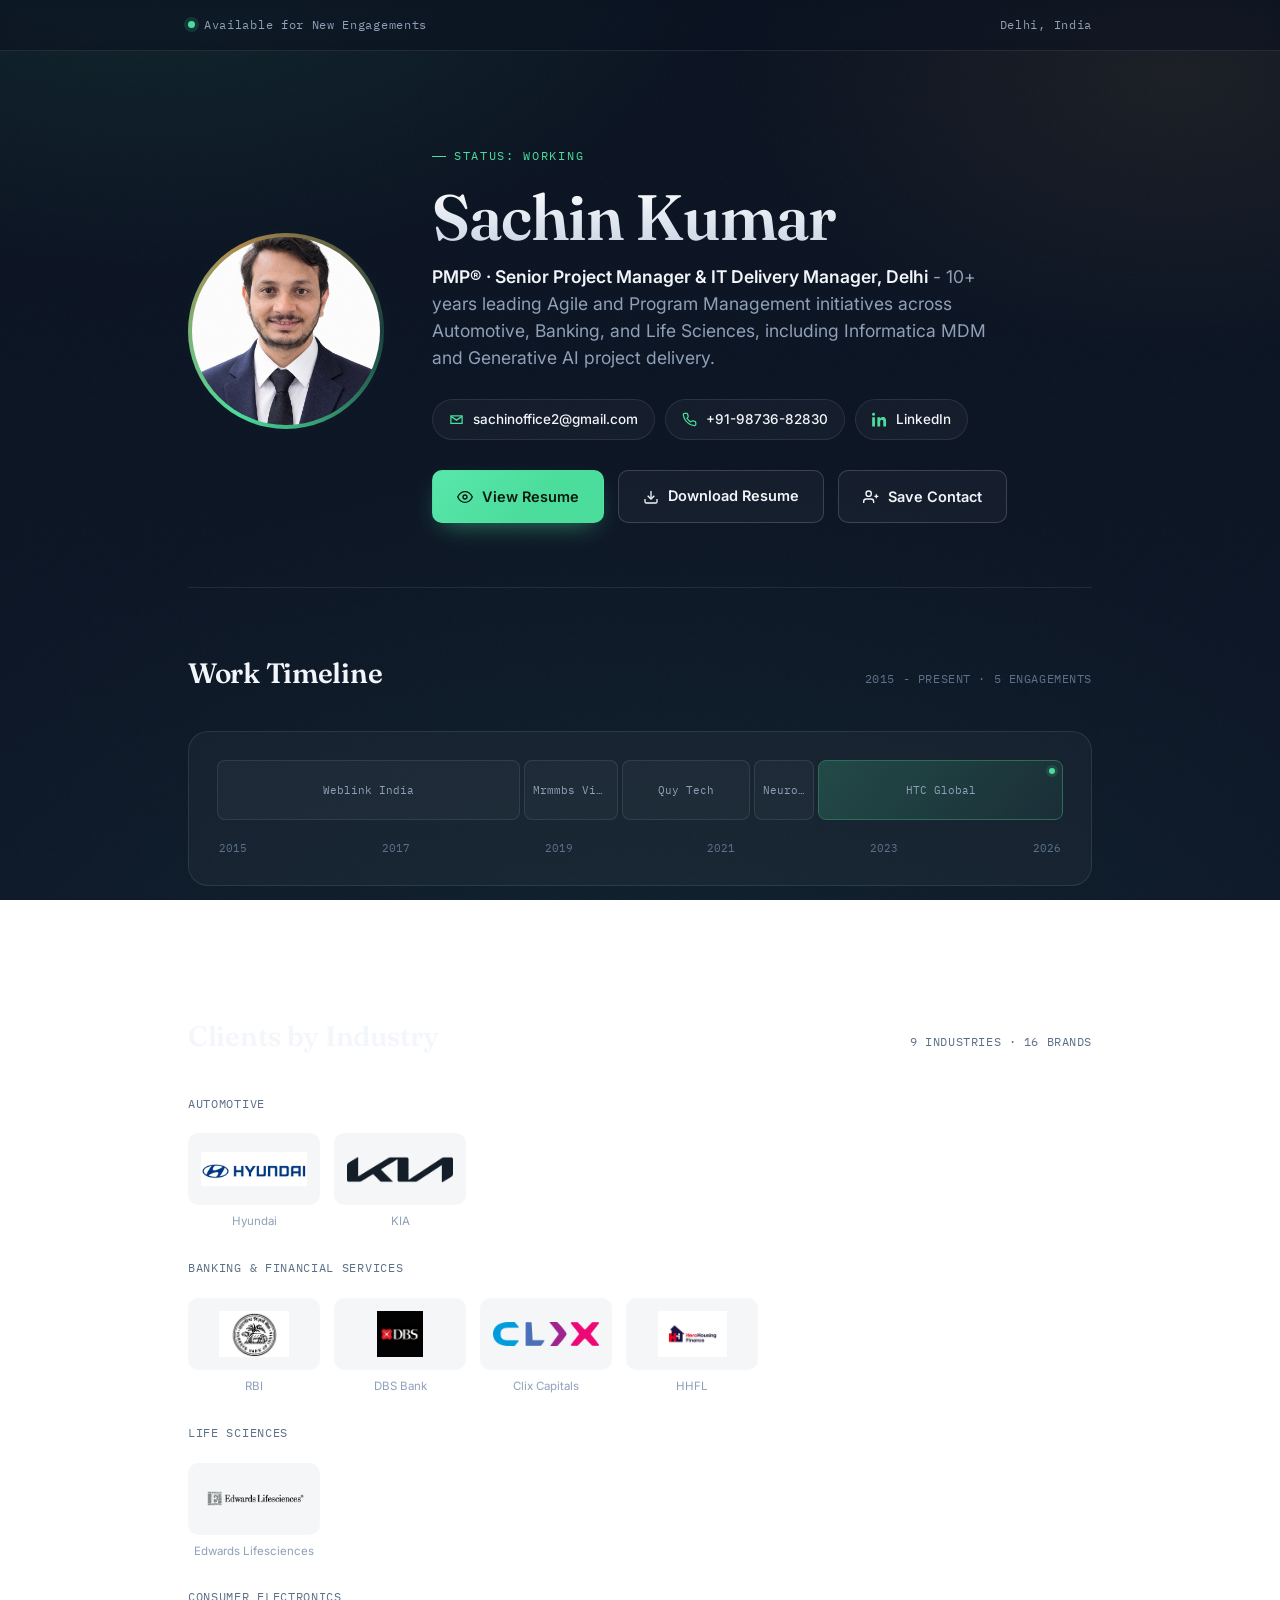
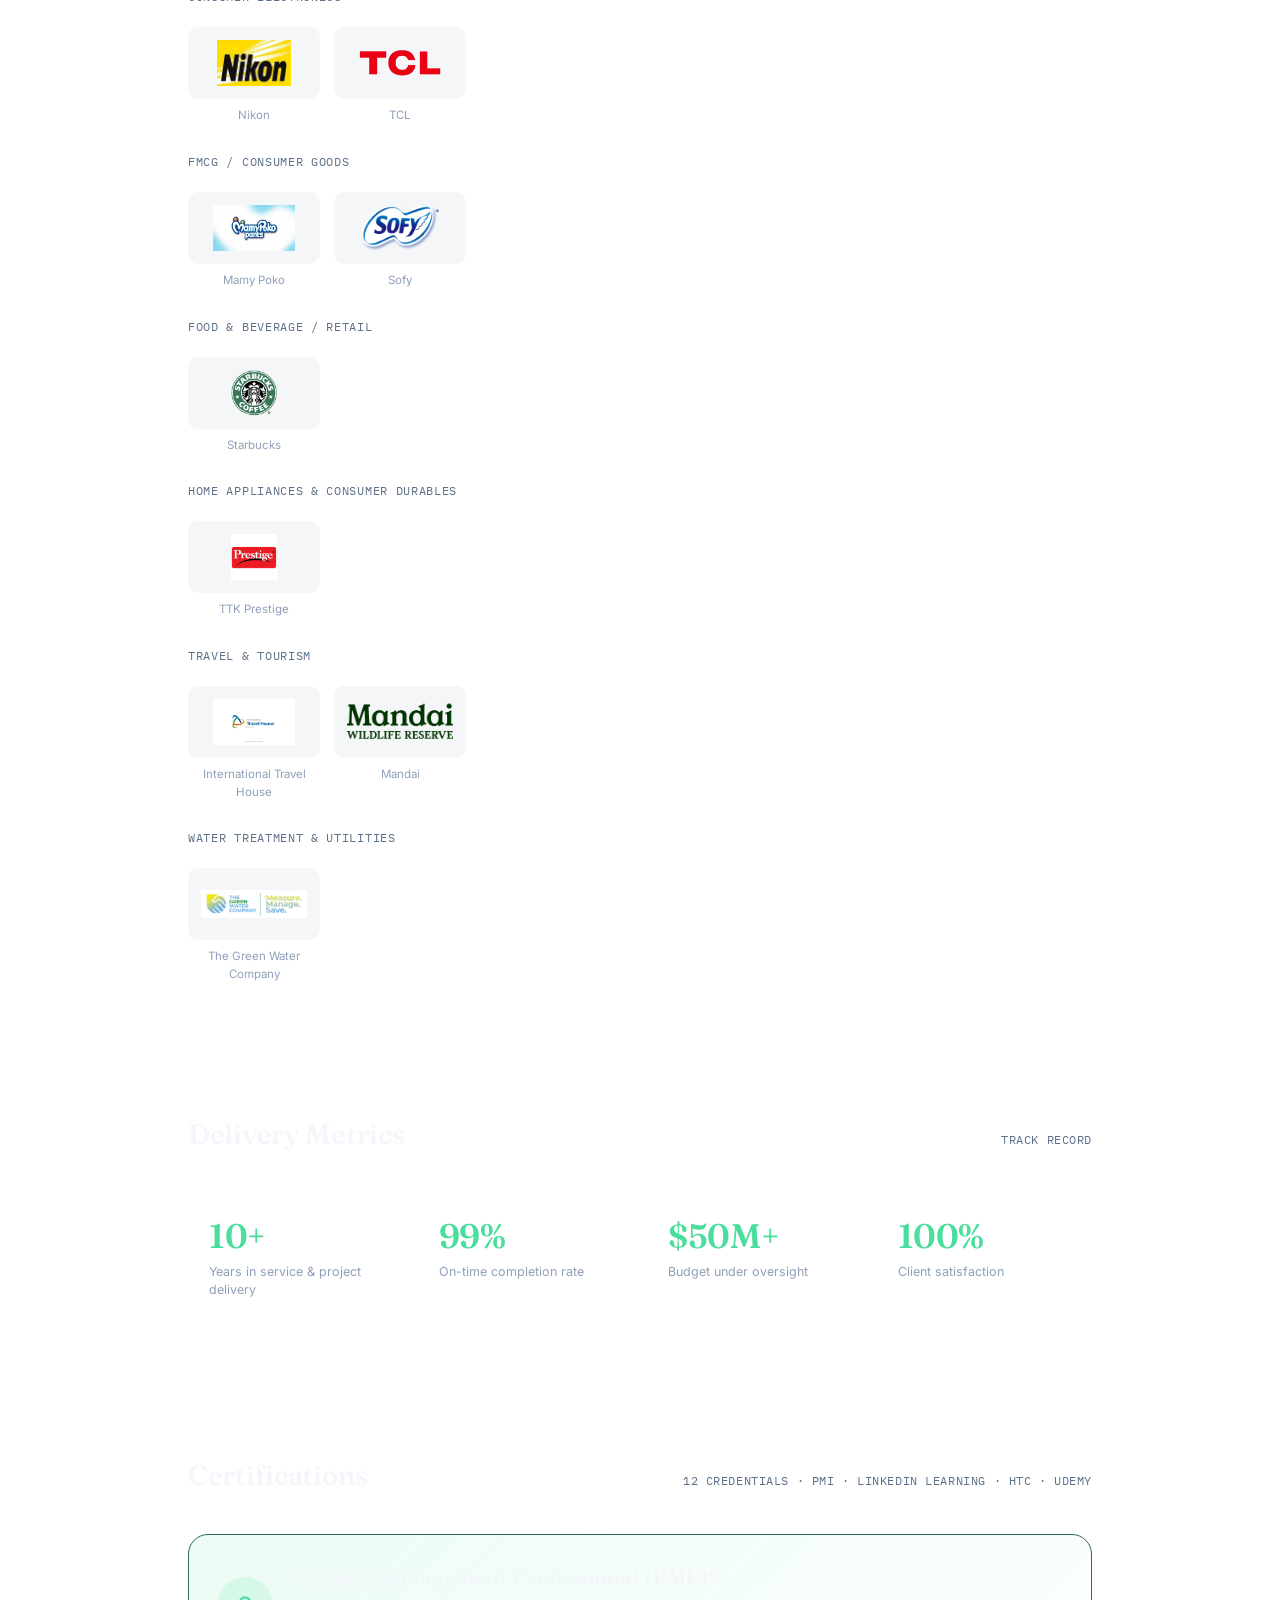
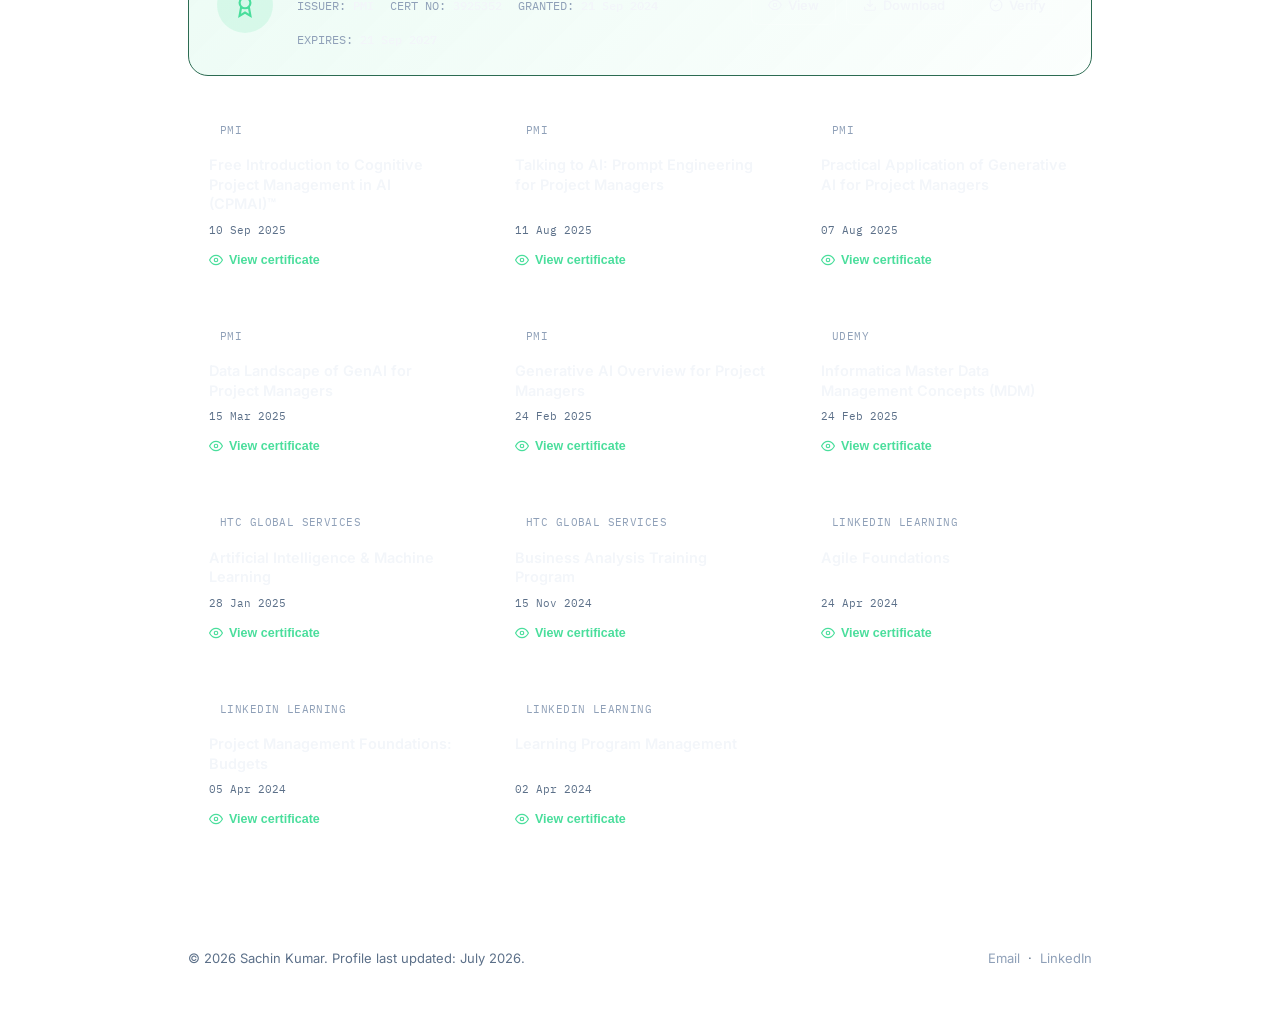
<file: index.html>
<!DOCTYPE html>
<html lang="en">
<head>
<meta charset="UTF-8">
<meta name="viewport" content="width=device-width, initial-scale=1.0">
<meta name="theme-color" content="#0A1220">

<!-- Google tag (gtag.js) -->
<script async src="https://www.googletagmanager.com/gtag/js?id=G-6B5LFZGSTX"></script>
<script>
  window.dataLayer = window.dataLayer || [];
  function gtag(){dataLayer.push(arguments);}
  gtag('js', new Date());
  gtag('config', 'G-6B5LFZGSTX');
</script>

<title>Sachin Kumar - Senior Project Manager, PMP®, Delhi</title>
<meta name="description" content="Sachin Kumar - PMP® certified Senior Project Manager and IT Delivery Manager based in Delhi, India. 10+ years leading Agile and Program Management initiatives across Automotive, Banking, and Life Sciences, including Informatica MDM and Generative AI project delivery.">

<!-- Canonical -->
<link rel="canonical" href="https://sachinkumar30.github.io/my-portfolio/">

<!-- Open Graph (LinkedIn, WhatsApp, Facebook, Slack previews) -->
<meta property="og:type" content="profile">
<meta property="og:title" content="Sachin Kumar - Senior Project Manager, PMP®, Delhi">
<meta property="og:description" content="PMP® certified Senior Project Manager and IT Delivery Manager based in Delhi, India, with 10+ years leading Agile and Program Management across Automotive, Banking & Life Sciences.">
<meta property="og:image" content="https://sachinkumar30.github.io/my-portfolio/Assets/profile.jpg">
<meta property="og:image:width" content="800">
<meta property="og:image:height" content="800">
<meta property="og:url" content="https://sachinkumar30.github.io/my-portfolio/">
<meta property="og:site_name" content="Sachin Kumar">
<meta property="profile:first_name" content="Sachin">
<meta property="profile:last_name" content="Kumar">

<!-- Twitter Card -->
<meta name="twitter:card" content="summary">
<meta name="twitter:title" content="Sachin Kumar - Senior Project Manager, PMP®, Delhi">
<meta name="twitter:description" content="PMP® certified Senior Project Manager and IT Delivery Manager based in Delhi, India, with 10+ years leading Agile and Program Management across Automotive, Banking & Life Sciences.">
<meta name="twitter:image" content="https://sachinkumar30.github.io/my-portfolio/Assets/profile.jpg">

<!-- Structured data: helps Google understand and display this as a professional profile -->
<script type="application/ld+json">
{
  "@context": "https://schema.org",
  "@type": "Person",
  "name": "Sachin Kumar",
  "jobTitle": "Senior Project Manager",
  "description": "PMP® certified Senior Project Manager and Delivery Expert with 10+ years leading multi-million-dollar IT transformation projects across Automotive, Banking, Life Sciences, AI/ML, Blockchain, AR/VR, and Gaming domains.",
  "url": "https://sachinkumar30.github.io/my-portfolio/",
  "image": "https://sachinkumar30.github.io/my-portfolio/Assets/profile.jpg",
  "email": "mailto:sachinoffice2@gmail.com",
  "telephone": "+91-9873682830",
  "address": {
    "@type": "PostalAddress",
    "addressLocality": "Delhi",
    "addressCountry": "IN"
  },
  "sameAs": [
    "https://www.linkedin.com/in/sachin-kumar-pm/"
  ],
  "knowsAbout": [
    "Project Management",
    "Program Management",
    "IT Delivery Management",
    "Agile and Scrum",
    "PMP Certification",
    "Informatica MDM",
    "Generative AI for Project Managers",
    "Stakeholder Management",
    "Automotive IT Delivery",
    "Banking Technology Delivery"
  ],
  "hasCredential": [
    {
      "@type": "EducationalOccupationalCredential",
      "name": "Project Management Professional (PMP)",
      "credentialCategory": "certification",
      "recognizedBy": {
        "@type": "Organization",
        "name": "Project Management Institute"
      }
    }
  ]
}
</script>
<link rel="icon" href="data:image/svg+xml,%3Csvg xmlns='http://www.w3.org/2000/svg' viewBox='0 0 64 64'%3E%3Crect width='64' height='64' rx='14' fill='%230A1220'/%3E%3Ctext x='32' y='42' font-family='Georgia,serif' font-size='30' fill='%234ADE9C' text-anchor='middle'%3ESK%3C/text%3E%3C/svg%3E">
<link rel="apple-touch-icon" sizes="180x180" href="[data-uri]">
<link rel="preconnect" href="https://fonts.googleapis.com">
<link rel="preconnect" href="https://fonts.gstatic.com" crossorigin>
<link href="https://fonts.googleapis.com/css2?family=Fraunces:opsz,wght@9..144,400;9..144,500;9..144,600;9..144,700&family=Inter:wght@400;500;600;700;800&family=IBM+Plex+Mono:wght@400;500;600&display=swap" rel="stylesheet">
<style>
  :root{
    --bg-base:#0A1220;
    --bg-base-2:#0C1626;
    --surface:rgba(255,255,255,0.035);
    --surface-solid:#121F32;
    --surface-2:rgba(255,255,255,0.065);
    --hairline:rgba(255,255,255,0.09);
    --hairline-strong:rgba(255,255,255,0.16);
    --text-primary:#F3F6FA;
    --text-muted:#8FA0B8;
    --text-faint:#5C7089;
    --accent-green:#4ADE9C;
    --accent-green-soft:rgba(74,222,156,0.14);
    --accent-green-dim:#2C6B52;
    --accent-amber:#F5B759;
    --radius-lg:20px;
    --radius-md:14px;
    --radius-sm:10px;
    --ease:cubic-bezier(.16,.8,.28,1);
  }

  *{box-sizing:border-box; margin:0; padding:0;}
  html{scroll-behavior:smooth;}

  ::selection{background:var(--accent-green); color:#08130E;}

  /* Fade the whole page in on first load to avoid a flash of unstyled content
     while web fonts finish loading */
  body{ animation:pageFadeIn 0.45s var(--ease, ease) both; }
  @keyframes pageFadeIn{ from{ opacity:0; } to{ opacity:1; } }
  @media (prefers-reduced-motion: reduce){
    body{ animation:none; }
  }

  body{
    background:
      radial-gradient(1100px 620px at 12% -8%, rgba(74,222,156,0.10), transparent 55%),
      radial-gradient(900px 560px at 92% 8%, rgba(245,183,89,0.07), transparent 50%),
      radial-gradient(1400px 900px at 50% 110%, rgba(74,222,156,0.05), transparent 60%),
      linear-gradient(180deg, var(--bg-base) 0%, var(--bg-base-2) 100%);
    background-attachment:fixed;
    color:var(--text-primary);
    font-family:'Inter', system-ui, sans-serif;
    line-height:1.55;
    -webkit-font-smoothing:antialiased;
    text-rendering:optimizeLegibility;
    position:relative;
    min-height:100vh;
  }

  /* subtle film-grain overlay for depth */
  body::before{
    content:"";
    position:fixed;
    inset:0;
    pointer-events:none;
    opacity:0.035;
    z-index:2;
    background-image:url("data:image/svg+xml,%3Csvg xmlns='http://www.w3.org/2000/svg' width='120' height='120'%3E%3Cfilter id='n'%3E%3CfeTurbulence type='fractalNoise' baseFrequency='0.9' numOctaves='2' stitchTiles='stitch'/%3E%3C/filter%3E%3Crect width='100%25' height='100%25' filter='url(%23n)'/%3E%3C/svg%3E");
  }

  a{color:inherit;}
  img{max-width:100%; display:block;}

  .wrap{
    max-width:960px;
    margin:0 auto;
    padding:0 28px;
    position:relative;
    z-index:1;
  }

  /* ---------- Reveal-on-scroll ---------- */
  .reveal{
    opacity:0;
    transform:translateY(18px);
    transition:opacity 0.7s var(--ease), transform 0.7s var(--ease);
  }
  .reveal.in-view{ opacity:1; transform:translateY(0); }
  @media (prefers-reduced-motion: reduce){
    .reveal{ opacity:1; transform:none; transition:none; }
  }

  /* ---------- Status bar (RAG motif) ---------- */
  .statusbar{
    border-bottom:1px solid var(--hairline);
    padding:16px 0;
    backdrop-filter:blur(10px);
    position:sticky;
    top:0;
    background:rgba(10,18,32,0.55);
    z-index:20;
  }
  .statusbar .wrap{
    display:flex;
    align-items:center;
    justify-content:space-between;
    font-family:'IBM Plex Mono', monospace;
    font-size:11.5px;
    color:var(--text-muted);
    letter-spacing:0.06em;
  }
  .dot{
    display:inline-block;
    width:7px;
    height:7px;
    border-radius:50%;
    background:var(--accent-green);
    margin-right:9px;
    box-shadow:0 0 0 4px var(--accent-green-soft);
  }
  @media (prefers-reduced-motion: no-preference){
    .dot{ animation:breathe 2.6s ease-in-out infinite; }
  }
  @keyframes breathe{ 0%,100%{box-shadow:0 0 0 4px var(--accent-green-soft);} 50%{box-shadow:0 0 0 7px transparent;} }
  .status-flag{display:flex; align-items:center;}
  .status-flag span:last-child{color:var(--text-primary); font-weight:600;}

  /* ---------- Hero ---------- */
  .hero{
    padding:88px 0 64px;
    display:grid;
    grid-template-columns:196px 1fr;
    gap:48px;
    align-items:center;
  }

  .photo-ring{
    width:196px;
    height:196px;
    border-radius:50%;
    padding:4px;
    background:conic-gradient(from 210deg, var(--accent-green), rgba(245,183,89,0.7), rgba(74,222,156,0.2), var(--accent-green));
    flex-shrink:0;
    position:relative;
  }
  .photo-ring::after{
    content:"";
    position:absolute;
    inset:-10px;
    border-radius:50%;
    background:radial-gradient(circle, rgba(74,222,156,0.16), transparent 70%);
    z-index:-1;
  }
  .photo-frame{
    width:100%;
    height:100%;
    border-radius:50%;
    overflow:hidden;
    background:var(--bg-base);
  }
  .photo-frame picture{
    display:block;
    width:100%;
    height:100%;
  }
  .photo-frame img{
    width:100%;
    height:100%;
    object-fit:cover;
  }

  .eyebrow{
    display:inline-flex;
    align-items:center;
    gap:8px;
    font-family:'IBM Plex Mono', monospace;
    font-size:12px;
    letter-spacing:0.14em;
    text-transform:uppercase;
    color:var(--accent-green);
    margin-bottom:18px;
  }
  .eyebrow::before{
    content:"";
    width:14px;
    height:1px;
    background:var(--accent-green);
    display:inline-block;
  }

  h1{
    font-family:'Fraunces', serif;
    font-optical-sizing:auto;
    font-weight:600;
    font-size:clamp(42px, 6.4vw, 64px);
    letter-spacing:-0.015em;
    line-height:1.02;
    margin-bottom:14px;
    background:linear-gradient(180deg, #FFFFFF 0%, #C9D6E5 100%);
    -webkit-background-clip:text;
    background-clip:text;
    color:transparent;
  }

  .role-line{
    font-size:17.5px;
    color:var(--text-muted);
    margin-bottom:28px;
    max-width:52ch;
  }
  .role-line strong{color:var(--text-primary); font-weight:600;}

  .contact-chips{
    display:flex;
    flex-wrap:wrap;
    gap:10px;
    margin-bottom:30px;
  }
  .chip{
    display:inline-flex;
    align-items:center;
    gap:9px;
    padding:9px 16px;
    background:var(--surface);
    backdrop-filter:blur(8px);
    border:1px solid var(--hairline);
    border-radius:100px;
    font-size:13.5px;
    font-weight:500;
    text-decoration:none;
    color:var(--text-primary);
    transition:background 0.2s var(--ease), border-color 0.2s var(--ease), transform 0.2s var(--ease), box-shadow 0.2s var(--ease);
  }
  .chip:hover, .chip:focus-visible{
    background:var(--surface-2);
    border-color:var(--accent-green-dim);
    transform:translateY(-2px);
    box-shadow:0 8px 20px -8px rgba(74,222,156,0.35);
  }
  .chip svg{width:15px; height:15px; flex-shrink:0; color:var(--accent-green);}

  .cta-row{ display:flex; flex-wrap:wrap; gap:14px; }
  .btn{
    font-family:'Inter', sans-serif;
    font-weight:600;
    font-size:14.5px;
    padding:14px 24px;
    border-radius:var(--radius-sm);
    border:1px solid transparent;
    cursor:pointer;
    text-decoration:none;
    display:inline-flex;
    align-items:center;
    gap:9px;
    position:relative;
    overflow:hidden;
    transition:transform 0.2s var(--ease), border-color 0.2s var(--ease), box-shadow 0.25s var(--ease), background 0.2s var(--ease);
  }
  .btn:active{ transform:scale(0.97); }
  .btn-primary{
    background:linear-gradient(135deg, #57E8AB, var(--accent-green) 60%);
    color:#08160F;
    box-shadow:0 10px 26px -10px rgba(74,222,156,0.55);
  }
  .btn-primary:hover, .btn-primary:focus-visible{
    transform:translateY(-2px);
    box-shadow:0 14px 30px -8px rgba(74,222,156,0.65);
  }
  .btn-secondary{
    background:var(--surface);
    backdrop-filter:blur(8px);
    color:var(--text-primary);
    border-color:var(--hairline-strong);
  }
  .btn-secondary:hover, .btn-secondary:focus-visible{
    border-color:var(--accent-green-dim);
    background:var(--surface-2);
    transform:translateY(-2px);
  }
  .btn svg{width:16px; height:16px;}

  /* ---------- Section heading pattern ---------- */
  .section{ padding:64px 0; border-top:1px solid var(--hairline); }
  .section-head{
    display:flex;
    align-items:baseline;
    justify-content:space-between;
    margin-bottom:36px;
    flex-wrap:wrap;
    gap:8px;
  }
  .section-title{
    font-family:'Fraunces', serif;
    font-weight:600;
    font-size:28px;
    letter-spacing:-0.01em;
  }
  .section-note{
    font-family:'IBM Plex Mono', monospace;
    font-size:11.5px;
    color:var(--text-faint);
    letter-spacing:0.05em;
  }

  /* ---------- Timeline (signature element) ---------- */
  .timeline-card{
    background:var(--surface);
    border:1px solid var(--hairline);
    border-radius:var(--radius-lg);
    padding:28px;
    backdrop-filter:blur(8px);
  }
  .timeline-track{
    display:flex;
    height:60px;
    border-radius:var(--radius-sm);
    overflow:visible;
    gap:4px;
    margin-bottom:20px;
  }
  .tl-seg{
    position:relative;
    background:rgba(255,255,255,0.03);
    border:1px solid var(--hairline);
    border-radius:8px;
    display:flex;
    align-items:center;
    justify-content:center;
    cursor:default;
    transition:background 0.25s var(--ease), border-color 0.25s var(--ease), transform 0.25s var(--ease);
    min-width:38px;
  }
  .tl-seg.current{
    background:linear-gradient(135deg, rgba(74,222,156,0.20), rgba(74,222,156,0.06));
    border-color:var(--accent-green-dim);
  }
  .tl-seg:hover, .tl-seg:focus-visible{
    background:var(--surface-2);
    border-color:var(--accent-green);
    transform:translateY(-3px);
    z-index:3;
  }
  .tl-seg .tl-label{
    font-family:'IBM Plex Mono', monospace;
    font-size:10.5px;
    color:var(--text-muted);
    white-space:nowrap;
    overflow:hidden;
    text-overflow:ellipsis;
    padding:0 8px;
  }
  .tl-seg.current .pulse{
    position:absolute;
    top:7px;
    right:7px;
    width:6px;
    height:6px;
    border-radius:50%;
    background:var(--accent-green);
    box-shadow:0 0 0 3px var(--accent-green-soft);
  }
  @media (prefers-reduced-motion: no-preference){
    .tl-seg.current .pulse{ animation:pulse 2s ease-in-out infinite; }
  }
  @keyframes pulse{ 0%,100%{opacity:1;} 50%{opacity:0.3;} }

  .tl-tooltip{
    display:none;
    position:absolute;
    bottom:calc(100% + 14px);
    left:50%;
    transform:translateX(-50%);
    background:#182A40;
    border:1px solid var(--hairline-strong);
    border-radius:12px;
    padding:14px 16px;
    width:max-content;
    max-width:240px;
    font-size:12.5px;
    line-height:1.5;
    z-index:5;
    box-shadow:0 20px 40px -12px rgba(0,0,0,0.55);
  }
  .tl-tooltip::after{
    content:"";
    position:absolute;
    top:100%;
    left:50%;
    transform:translateX(-50%);
    border:6px solid transparent;
    border-top-color:#182A40;
  }
  .tl-seg:hover .tl-tooltip, .tl-seg:focus-visible .tl-tooltip{ display:block; }
  .tl-tooltip .co{font-weight:700; color:var(--text-primary); display:block; margin-bottom:3px;}
  .tl-tooltip .dt{color:var(--accent-green); font-family:'IBM Plex Mono', monospace; font-size:11px; display:block; margin-bottom:6px;}

  .timeline-scale{
    display:flex;
    justify-content:space-between;
    font-family:'IBM Plex Mono', monospace;
    font-size:11px;
    color:var(--text-faint);
    padding:0 2px;
  }

  /* ---------- Stats ---------- */
  .stats-grid{
    display:grid;
    grid-template-columns:repeat(4, 1fr);
    gap:14px;
  }
  .stat{
    background:var(--surface);
    border:1px solid var(--hairline);
    border-radius:var(--radius-md);
    padding:26px 20px;
    backdrop-filter:blur(8px);
    transition:transform 0.25s var(--ease), border-color 0.25s var(--ease), background 0.25s var(--ease);
  }
  .stat:hover{
    transform:translateY(-4px);
    border-color:var(--accent-green-dim);
    background:var(--surface-2);
  }
  .stat-num{
    font-family:'Fraunces', serif;
    font-weight:600;
    font-size:34px;
    color:var(--accent-green);
    line-height:1;
    margin-bottom:10px;
    letter-spacing:-0.01em;
  }
  .stat-label{
    font-size:12.5px;
    color:var(--text-muted);
    line-height:1.4;
  }

  /* ---------- Certifications ---------- */
  .cert-featured{
    display:grid;
    grid-template-columns:auto 1fr auto;
    align-items:center;
    gap:24px;
    background:linear-gradient(135deg, rgba(74,222,156,0.10), rgba(74,222,156,0.02));
    border:1px solid var(--accent-green-dim);
    border-radius:var(--radius-lg);
    padding:26px 28px;
    margin-bottom:20px;
  }
  .cert-featured-badge{
    width:56px;
    height:56px;
    border-radius:50%;
    background:var(--accent-green-soft);
    display:flex;
    align-items:center;
    justify-content:center;
    flex-shrink:0;
  }
  .cert-featured-badge svg{width:26px; height:26px; color:var(--accent-green);}
  .cert-featured h3{
    font-family:'Fraunces', serif;
    font-weight:600;
    font-size:21px;
    margin-bottom:4px;
  }
  .cert-featured .cf-meta{
    display:flex;
    flex-wrap:wrap;
    gap:16px;
    font-family:'IBM Plex Mono', monospace;
    font-size:11.5px;
    color:var(--text-muted);
  }
  .cert-featured .cf-meta strong{color:var(--text-primary); font-weight:600;}
  .cert-featured .cf-actions{
    display:flex;
    gap:10px;
    flex-shrink:0;
  }
  .cert-featured .cf-actions button, .cert-featured .cf-actions a{
    font-family:'Inter', sans-serif;
    font-size:13px;
    font-weight:600;
    padding:9px 16px;
    border-radius:8px;
    border:1px solid var(--hairline-strong);
    background:var(--surface);
    color:var(--text-primary);
    cursor:pointer;
    text-decoration:none;
    display:inline-flex;
    align-items:center;
    gap:6px;
    transition:border-color 0.2s var(--ease), background 0.2s var(--ease);
  }
  .cert-featured .cf-actions button:hover, .cert-featured .cf-actions a:hover{
    border-color:var(--accent-green-dim);
    background:var(--surface-2);
  }
  .cert-featured .cf-actions svg{width:14px; height:14px;}

  .cert-grid{
    display:grid;
    grid-template-columns:repeat(auto-fill, minmax(240px, 1fr));
    gap:14px;
  }
  .cert-card{
    background:var(--surface);
    border:1px solid var(--hairline);
    border-radius:var(--radius-md);
    padding:20px;
    backdrop-filter:blur(8px);
    transition:transform 0.25s var(--ease), border-color 0.25s var(--ease), background 0.25s var(--ease);
    display:flex;
    flex-direction:column;
  }
  .cert-card:hover{
    transform:translateY(-3px);
    border-color:var(--accent-green-dim);
    background:var(--surface-2);
  }
  .cert-issuer-pill{
    display:inline-flex;
    align-self:flex-start;
    font-family:'IBM Plex Mono', monospace;
    font-size:10.5px;
    letter-spacing:0.04em;
    color:var(--text-muted);
    background:rgba(255,255,255,0.05);
    border:1px solid var(--hairline);
    border-radius:100px;
    padding:4px 10px;
    margin-bottom:12px;
  }
  .cert-title{
    font-size:14.5px;
    font-weight:600;
    line-height:1.35;
    margin-bottom:8px;
    flex:1;
  }
  .cert-date{
    font-family:'IBM Plex Mono', monospace;
    font-size:11px;
    color:var(--text-faint);
    margin-bottom:14px;
  }
  .cert-view-btn{
    display:inline-flex;
    align-items:center;
    gap:6px;
    font-size:12.5px;
    font-weight:600;
    color:var(--accent-green);
    background:none;
    border:none;
    cursor:pointer;
    padding:0;
    align-self:flex-start;
  }
  .cert-view-btn svg{width:14px; height:14px;}
  .cert-view-btn:hover{ text-decoration:underline; }

  /* ---------- Footer ---------- */
  footer{
    border-top:1px solid var(--hairline);
    padding:36px 0 56px;
    display:flex;
    justify-content:space-between;
    align-items:center;
    flex-wrap:wrap;
    gap:12px;
    font-size:13px;
    color:var(--text-faint);
  }
  footer a{text-decoration:none; color:var(--text-muted); transition:color 0.2s var(--ease);}
  footer a:hover{color:var(--accent-green);}

  /* ---------- Modal (resume viewer) ---------- */
  .modal-overlay{
    position:fixed;
    inset:0;
    background:rgba(5,9,16,0.82);
    backdrop-filter:blur(4px);
    z-index:100;
    display:flex;
    align-items:center;
    justify-content:center;
    padding:24px;
    opacity:0;
    visibility:hidden;
    transition:opacity 0.25s var(--ease), visibility 0s linear 0.25s;
  }
  .modal-overlay.open{
    opacity:1;
    visibility:visible;
    transition:opacity 0.25s var(--ease), visibility 0s linear 0s;
  }
  .modal{
    transform:translateY(10px) scale(0.98);
    transition:transform 0.25s var(--ease);
  }
  .modal-overlay.open .modal{
    transform:none;
  }
  @media (prefers-reduced-motion: reduce){
    .modal-overlay, .modal{ transition:none; }
  }
  .modal{
    background:var(--surface-solid);
    border:1px solid var(--hairline-strong);
    border-radius:var(--radius-lg);
    width:100%;
    max-width:840px;
    height:88vh;
    display:flex;
    flex-direction:column;
    overflow:hidden;
    box-shadow:0 30px 80px -20px rgba(0,0,0,0.6);
  }
  .modal-bar{
    display:flex;
    align-items:center;
    justify-content:space-between;
    padding:16px 20px;
    border-bottom:1px solid var(--hairline);
  }
  .modal-bar span{
    font-family:'IBM Plex Mono', monospace;
    font-size:12.5px;
    color:var(--text-muted);
  }
  .modal-close{
    background:none;
    border:1px solid var(--hairline-strong);
    color:var(--text-primary);
    border-radius:8px;
    width:34px;
    height:34px;
    cursor:pointer;
    font-size:16px;
    line-height:1;
    transition:border-color 0.2s var(--ease), background 0.2s var(--ease);
  }
  .modal-close:hover, .modal-close:focus-visible{
    border-color:var(--accent-green-dim);
    background:var(--surface-2);
  }
  .modal iframe{
    flex:1;
    border:none;
    width:100%;
    background:#fff;
  }

  /* ---------- Responsive ---------- */
  @media (max-width: 720px){
    .hero{
      grid-template-columns:1fr;
      text-align:center;
      padding:56px 0 44px;
      justify-items:center;
    }
    .role-line{ margin-left:auto; margin-right:auto; }
    .contact-chips, .cta-row{ justify-content:center; }
    .stats-grid{ grid-template-columns:repeat(2, 1fr); }
    footer{ flex-direction:column; text-align:center; }
    .timeline-card{ padding:18px; }

    /* Timeline becomes a vertical stacked list on mobile — horizontal bar
       segments get too narrow to read below ~720px */
    .timeline-track{
      flex-direction:column;
      height:auto;
      gap:10px;
    }
    .tl-seg{
      width:100%;
      min-width:0;
      height:auto;
      flex-direction:column;
      justify-content:flex-start;
      align-items:flex-start;
      padding:14px 16px;
      flex:none !important;
    }
    .tl-seg .tl-label{
      font-size:13px;
      font-weight:600;
      color:var(--text-primary);
      white-space:normal;
      overflow:visible;
      text-overflow:clip;
      padding:0;
    }
    .tl-seg.current .pulse{ top:14px; right:14px; }
    .tl-tooltip{
      display:block;
      position:static;
      transform:none;
      background:none;
      border:none;
      border-radius:0;
      box-shadow:none;
      padding:8px 0 0;
      margin-top:8px;
      border-top:1px solid var(--hairline);
      width:100%;
      max-width:none;
      font-size:12px;
    }
    .tl-tooltip::after{ display:none; }
    .timeline-scale{ display:none; }

    .cert-featured{
      grid-template-columns:1fr;
      justify-items:start;
      padding:22px 20px;
    }
    .cert-featured .cf-actions{
      width:100%;
    }
    .cert-featured .cf-actions button,
    .cert-featured .cf-actions a{
      flex:1;
      justify-content:center;
    }

    .mini-nav-name{ display:none; }
    .mini-nav-inner{ justify-content:center; padding:12px 16px; }
    .mini-nav-links{ gap:14px; }
    .back-to-top{ bottom:16px; right:16px; width:40px; height:40px; }

    .logo-row{ justify-content:center; }
    .logo-card{ width:104px; }
    .logo-box{ width:104px; height:60px; }
  }

  :focus-visible{ outline:2px solid var(--accent-green); outline-offset:3px; border-radius:4px; }

  /* ---------- Clients by industry ---------- */
  .industry-group{ margin-bottom:28px; }
  .industry-group:last-child{ margin-bottom:0; }
  .industry-label{
    font-family:'IBM Plex Mono', monospace;
    font-size:11.5px;
    letter-spacing:0.06em;
    text-transform:uppercase;
    color:var(--text-faint);
    margin-bottom:12px;
    padding-bottom:8px;
    border-bottom:1px solid var(--hairline);
  }
  .logo-row{
    display:flex;
    flex-wrap:wrap;
    gap:14px;
  }
  .logo-card{
    display:flex;
    flex-direction:column;
    align-items:center;
    gap:8px;
    width:132px;
  }
  .logo-box{
    width:132px;
    height:72px;
    background:#F4F6F8;
    border:1px solid var(--hairline);
    border-radius:var(--radius-sm);
    display:flex;
    align-items:center;
    justify-content:center;
    padding:12px;
    transition:transform 0.25s var(--ease), box-shadow 0.25s var(--ease);
  }
  .logo-card:hover .logo-box{
    transform:translateY(-3px);
    box-shadow:0 10px 24px -10px rgba(0,0,0,0.4);
  }
  .logo-box img{
    max-width:100%;
    max-height:100%;
    object-fit:contain;
  }
  .logo-box .logo-fallback{
    display:none;
    font-family:'Fraunces', serif;
    font-weight:600;
    font-size:13px;
    color:#3A4654;
    text-align:center;
    line-height:1.3;
  }
  .logo-box.no-logo img{ display:none; }
  .logo-box.no-logo .logo-fallback{ display:block; }
  .logo-caption{
    font-size:11.5px;
    color:var(--text-muted);
    text-align:center;
  }

  /* ---------- Mini nav (appears on scroll) ---------- */
  .mini-nav{
    position:fixed;
    top:0;
    left:0;
    right:0;
    z-index:30;
    background:rgba(10,18,32,0.85);
    backdrop-filter:blur(10px);
    border-bottom:1px solid var(--hairline);
    transform:translateY(-100%);
    transition:transform 0.3s var(--ease);
  }
  .mini-nav.show{ transform:translateY(0); }
  .mini-nav-inner{
    max-width:960px;
    margin:0 auto;
    padding:12px 28px;
    display:flex;
    align-items:center;
    justify-content:space-between;
    gap:16px;
  }
  .mini-nav-name{
    font-family:'Fraunces', serif;
    font-weight:600;
    font-size:14.5px;
    white-space:nowrap;
  }
  .mini-nav-links{
    display:flex;
    gap:18px;
    flex-wrap:wrap;
  }
  .mini-nav-links a{
    font-size:12.5px;
    font-weight:600;
    color:var(--text-muted);
    text-decoration:none;
    transition:color 0.2s var(--ease);
    white-space:nowrap;
  }
  .mini-nav-links a:hover{ color:var(--accent-green); }

  /* ---------- Back to top ---------- */
  .back-to-top{
    position:fixed;
    bottom:24px;
    right:24px;
    width:44px;
    height:44px;
    border-radius:50%;
    background:var(--surface-solid);
    border:1px solid var(--hairline-strong);
    color:var(--text-primary);
    display:flex;
    align-items:center;
    justify-content:center;
    cursor:pointer;
    z-index:30;
    opacity:0;
    visibility:hidden;
    transform:translateY(8px);
    transition:opacity 0.25s var(--ease), transform 0.25s var(--ease), border-color 0.2s var(--ease), background 0.2s var(--ease);
    box-shadow:0 8px 24px -8px rgba(0,0,0,0.5);
  }
  .back-to-top.show{
    opacity:1;
    visibility:visible;
    transform:none;
  }
  .back-to-top:hover, .back-to-top:focus-visible{
    border-color:var(--accent-green-dim);
    background:var(--surface-2);
  }
  .back-to-top svg{ width:18px; height:18px; }

  /* ---------- Print ---------- */
  @media print{
    body{ background:#fff !important; color:#111 !important; animation:none !important; }
    body::before{ display:none !important; }
    .statusbar, .mini-nav, .btn, .cta-row, .cert-view-btn, .cf-actions,
    .back-to-top, .modal-overlay{ display:none !important; }
    .wrap{ max-width:100%; padding:0 10px; }
    h1, .section-title, .cert-featured h3{ color:#111 !important; -webkit-text-fill-color:#111 !important; background:none !important; }
    .role-line, .stat-label, .cert-date, .section-note, .tl-tooltip{ color:#333 !important; }
    .timeline-card, .stat, .cert-card, .cert-featured{
      background:#fff !important;
      border:1px solid #ccc !important;
      box-shadow:none !important;
      break-inside:avoid;
    }
    .stat-num{ color:#111 !important; }
    .chip{ border:1px solid #999 !important; background:#fff !important; color:#111 !important; }
    a[href^="mailto"]::after, a[href^="tel"]::after{ content:" (" attr(href) ")"; font-size:11px; color:#555; }
    a[href^="mailto"]::after{ content:""; }
    .tl-tooltip{ display:block !important; position:static !important; background:none !important; border:none !important; box-shadow:none !important; }
    .reveal{ opacity:1 !important; transform:none !important; }
  }
</style>
</head>
<body>

  <div class="statusbar">
    <div class="wrap">
      <div class="status-flag"><span class="dot"></span>Available for New Engagements</div>
      <div>Delhi, India</div>
    </div>
  </div>

  <nav class="mini-nav" id="miniNav">
    <div class="mini-nav-inner">
      <span class="mini-nav-name">Sachin Kumar</span>
      <div class="mini-nav-links">
        <a href="#timeline">Timeline</a>
        <a href="#clients">Clients</a>
        <a href="#certifications">Certifications</a>
        <a href="#contact">Contact</a>
      </div>
    </div>
  </nav>

  <main class="wrap">
    <section class="hero">
      <div class="photo-ring reveal">
        <div class="photo-frame">
          <img src="Assets/profile.jpg" alt="Portrait of Sachin Kumar">
        </div>
      </div>
      <div>
        <div class="eyebrow reveal">Status: Working</div>
        <h1 class="reveal">Sachin Kumar</h1>
        <p class="role-line reveal"><strong>PMP® · Senior Project Manager &amp; IT Delivery Manager, Delhi</strong> - 10+ years leading Agile and Program Management initiatives across Automotive, Banking, and Life Sciences, including Informatica MDM and Generative AI project delivery.</p>

        <div class="contact-chips reveal" id="contact">
          <a class="chip" href="mailto:sachinoffice2@gmail.com">
            <svg viewBox="0 0 24 24" fill="none" stroke="currentColor" stroke-width="2"><path d="M3 6h18v12H3z"/><path d="m3 7 9 6 9-6"/></svg>
            sachinoffice2@gmail.com
          </a>
          <a class="chip" href="tel:+919873682830">
            <svg viewBox="0 0 24 24" fill="none" stroke="currentColor" stroke-width="2"><path d="M22 16.92v3a2 2 0 0 1-2.18 2 19.79 19.79 0 0 1-8.63-3.07 19.5 19.5 0 0 1-6-6 19.79 19.79 0 0 1-3.07-8.67A2 2 0 0 1 4.11 2h3a2 2 0 0 1 2 1.72c.13.96.36 1.9.7 2.81a2 2 0 0 1-.45 2.11L8.09 9.91a16 16 0 0 0 6 6l1.27-1.27a2 2 0 0 1 2.11-.45c.9.34 1.85.57 2.81.7A2 2 0 0 1 22 16.92z"/></svg>
            +91-98736-82830
          </a>
          <a class="chip" href="https://www.linkedin.com/in/sachin-kumar-pm/" target="_blank" rel="noopener">
            <svg viewBox="0 0 24 24" fill="currentColor"><path d="M4.98 3.5C4.98 4.88 3.86 6 2.48 6S0 4.88 0 3.5 1.12 1 2.5 1s2.48 1.12 2.48 2.5zM.24 8.25h4.5V23h-4.5V8.25zM8.5 8.25h4.31v2.02h.06c.6-1.13 2.07-2.32 4.26-2.32 4.55 0 5.39 3 5.39 6.9V23h-4.5v-6.87c0-1.64-.03-3.75-2.29-3.75-2.29 0-2.64 1.79-2.64 3.63V23h-4.5V8.25z"/></svg>
            LinkedIn
          </a>
        </div>

        <div class="cta-row reveal">
          <button class="btn btn-primary" id="viewResumeBtn">
            <svg viewBox="0 0 24 24" fill="none" stroke="currentColor" stroke-width="2"><path d="M1 12s4-8 11-8 11 8 11 8-4 8-11 8-11-8-11-8z"/><circle cx="12" cy="12" r="3"/></svg>
            View Resume
          </button>
          <a class="btn btn-secondary" href="Assets/Sachin_Kumar_Resume.pdf" download>
            <svg viewBox="0 0 24 24" fill="none" stroke="currentColor" stroke-width="2"><path d="M21 15v4a2 2 0 0 1-2 2H5a2 2 0 0 1-2-2v-4"/><path d="M7 10l5 5 5-5"/><path d="M12 15V3"/></svg>
            Download Resume
          </a>
          <button class="btn btn-secondary" id="saveContactBtn">
            <svg viewBox="0 0 24 24" fill="none" stroke="currentColor" stroke-width="2"><path d="M16 21v-2a4 4 0 0 0-4-4H5a4 4 0 0 0-4 4v2"/><circle cx="8.5" cy="7" r="4"/><path d="M20 8v6"/><path d="M23 11h-6"/></svg>
            Save Contact
          </button>
        </div>
      </div>
    </section>

    <section class="section" id="timeline">
      <div class="section-head reveal">
        <div class="section-title">Work Timeline</div>
        <div class="section-note">2015 - PRESENT · 5 ENGAGEMENTS</div>
      </div>

      <div class="timeline-card reveal">
        <div class="timeline-track">
          <div class="tl-seg" style="flex:36;" tabindex="0">
            <span class="tl-label">Weblink India</span>
            <div class="tl-tooltip">
              <span class="co">Weblink India Pvt. Ltd.</span>
              <span class="dt">Sep 2015 - Aug 2019</span>
              Team Leader, Project Delivery - Project Management, Scrum, Sprint Planning, Team Leadership.
            </div>
          </div>
          <div class="tl-seg" style="flex:11;" tabindex="0">
            <span class="tl-label">Mrmmbs Vision</span>
            <div class="tl-tooltip">
              <span class="co">Mrmmbs Vision Pvt. Ltd.</span>
              <span class="dt">Oct 2019 - Dec 2020</span>
              Senior Delivery Manager - Delivery Excellence, Project Delivery, Client Management.
            </div>
          </div>
          <div class="tl-seg" style="flex:15;" tabindex="0">
            <span class="tl-label">Quy Tech</span>
            <div class="tl-tooltip">
              <span class="co">Quy Technologies Pvt. Ltd.</span>
              <span class="dt">Dec 2020 - Jul 2022</span>
              Key Account Manager / PM - Product Delivery, Account Management, Change Management.
            </div>
          </div>
          <div class="tl-seg" style="flex:7;" tabindex="0">
            <span class="tl-label">Neuro­nimbus</span>
            <div class="tl-tooltip">
              <span class="co">Neuronimbus Software Services</span>
              <span class="dt">Jul 2022 – Apr 2023</span>
              Sr. Account Manager / PM - Agile Delivery, Multi-client Delivery, Account Management.
            </div>
          </div>
          <div class="tl-seg current" style="flex:29;" tabindex="0">
            <span class="pulse"></span>
            <span class="tl-label">HTC Global</span>
            <div class="tl-tooltip">
              <span class="co">HTC Global Services</span>
              <span class="dt">May 2023 – Present</span>
              Senior Project Manager / Delivery Manager - Program Management, Delivery Excellence, Stakeholder Management, Scrum.
            </div>
          </div>
        </div>
        <div class="timeline-scale">
          <span>2015</span><span>2017</span><span>2019</span><span>2021</span><span>2023</span><span>2026</span>
        </div>
      </div>
    </section>

    <section class="section" id="clients">
      <div class="section-head reveal">
        <div class="section-title">Clients by Industry</div>
        <div class="section-note">9 INDUSTRIES · 16 BRANDS</div>
      </div>

      <div class="reveal">
        <div class="industry-group">
          <div class="industry-label">Automotive</div>
          <div class="logo-row">
            <div class="logo-card"><div class="logo-box"><img src="Assets/Clients/hyundai.png" alt="Hyundai" onerror="this.parentElement.classList.add('no-logo')"><span class="logo-fallback">Hyundai</span></div><span class="logo-caption">Hyundai</span></div>
            <div class="logo-card"><div class="logo-box"><img src="Assets/Clients/kia.png" alt="KIA" onerror="this.parentElement.classList.add('no-logo')"><span class="logo-fallback">KIA</span></div><span class="logo-caption">KIA</span></div>
          </div>
        </div>

        <div class="industry-group">
          <div class="industry-label">Banking &amp; Financial Services</div>
          <div class="logo-row">
            <div class="logo-card"><div class="logo-box"><img src="Assets/Clients/rbi.png" alt="RBI" onerror="this.parentElement.classList.add('no-logo')"><span class="logo-fallback">RBI</span></div><span class="logo-caption">RBI</span></div>
            <div class="logo-card"><div class="logo-box"><img src="Assets/Clients/dbs-bank.png" alt="DBS Bank" onerror="this.parentElement.classList.add('no-logo')"><span class="logo-fallback">DBS Bank</span></div><span class="logo-caption">DBS Bank</span></div>
            <div class="logo-card"><div class="logo-box"><img src="Assets/Clients/clix-capitals.png" alt="Clix Capitals" onerror="this.parentElement.classList.add('no-logo')"><span class="logo-fallback">Clix Capitals</span></div><span class="logo-caption">Clix Capitals</span></div>
            <div class="logo-card"><div class="logo-box"><img src="Assets/Clients/hhfl.png" alt="HHFL" onerror="this.parentElement.classList.add('no-logo')"><span class="logo-fallback">HHFL</span></div><span class="logo-caption">HHFL</span></div>
          </div>
        </div>

        <div class="industry-group">
          <div class="industry-label">Life Sciences</div>
          <div class="logo-row">
            <div class="logo-card"><div class="logo-box"><img src="Assets/Clients/edwards-lifesciences.png" alt="Edwards Lifesciences" onerror="this.parentElement.classList.add('no-logo')"><span class="logo-fallback">Edwards Lifesciences</span></div><span class="logo-caption">Edwards Lifesciences</span></div>
          </div>
        </div>

        <div class="industry-group">
          <div class="industry-label">Consumer Electronics</div>
          <div class="logo-row">
            <div class="logo-card"><div class="logo-box"><img src="Assets/Clients/nikon.png" alt="Nikon" onerror="this.parentElement.classList.add('no-logo')"><span class="logo-fallback">Nikon</span></div><span class="logo-caption">Nikon</span></div>
            <div class="logo-card"><div class="logo-box"><img src="Assets/Clients/tcl.png" alt="TCL" onerror="this.parentElement.classList.add('no-logo')"><span class="logo-fallback">TCL</span></div><span class="logo-caption">TCL</span></div>
          </div>
        </div>

        <div class="industry-group">
          <div class="industry-label">FMCG / Consumer Goods</div>
          <div class="logo-row">
            <div class="logo-card"><div class="logo-box"><img src="Assets/Clients/mamy-poko.png" alt="Mamy Poko" onerror="this.parentElement.classList.add('no-logo')"><span class="logo-fallback">Mamy Poko</span></div><span class="logo-caption">Mamy Poko</span></div>
            <div class="logo-card"><div class="logo-box"><img src="Assets/Clients/sofy.png" alt="Sofy" onerror="this.parentElement.classList.add('no-logo')"><span class="logo-fallback">Sofy</span></div><span class="logo-caption">Sofy</span></div>
          </div>
        </div>

        <div class="industry-group">
          <div class="industry-label">Food &amp; Beverage / Retail</div>
          <div class="logo-row">
            <div class="logo-card"><div class="logo-box"><img src="Assets/Clients/starbucks.png" alt="Starbucks" onerror="this.parentElement.classList.add('no-logo')"><span class="logo-fallback">Starbucks</span></div><span class="logo-caption">Starbucks</span></div>
          </div>
        </div>

        <div class="industry-group">
          <div class="industry-label">Home Appliances &amp; Consumer Durables</div>
          <div class="logo-row">
            <div class="logo-card"><div class="logo-box"><img src="Assets/Clients/ttk-prestige.png" alt="TTK Prestige" onerror="this.parentElement.classList.add('no-logo')"><span class="logo-fallback">TTK Prestige</span></div><span class="logo-caption">TTK Prestige</span></div>
          </div>
        </div>

        <div class="industry-group">
          <div class="industry-label">Travel &amp; Tourism</div>
          <div class="logo-row">
            <div class="logo-card"><div class="logo-box"><img src="Assets/Clients/international-travel-house.png" alt="International Travel House" onerror="this.parentElement.classList.add('no-logo')"><span class="logo-fallback">Intl. Travel House</span></div><span class="logo-caption">International Travel House</span></div>
            <div class="logo-card"><div class="logo-box"><img src="Assets/Clients/mandai.png" alt="Mandai" onerror="this.parentElement.classList.add('no-logo')"><span class="logo-fallback">Mandai</span></div><span class="logo-caption">Mandai</span></div>
          </div>
        </div>

        <div class="industry-group">
          <div class="industry-label">Water Treatment &amp; Utilities</div>
          <div class="logo-row">
            <div class="logo-card"><div class="logo-box"><img src="Assets/Clients/tgwc.png" alt="The Green Water Company" onerror="this.parentElement.classList.add('no-logo')"><span class="logo-fallback">TGWC</span></div><span class="logo-caption">The Green Water Company</span></div>
          </div>
        </div>
      </div>
    </section>

    <section class="section" id="stats">
      <div class="section-head reveal">
        <div class="section-title">Delivery Metrics</div>
        <div class="section-note">TRACK RECORD</div>
      </div>
      <div class="stats-grid">
        <div class="stat reveal">
          <div class="stat-num">10+</div>
          <div class="stat-label">Years in service &amp; project delivery</div>
        </div>
        <div class="stat reveal">
          <div class="stat-num">99%</div>
          <div class="stat-label">On-time completion rate</div>
        </div>
        <div class="stat reveal">
          <div class="stat-num">$50M+</div>
          <div class="stat-label">Budget under oversight</div>
        </div>
        <div class="stat reveal">
          <div class="stat-num">100%</div>
          <div class="stat-label">Client satisfaction</div>
        </div>
      </div>
    </section>

    <section class="section" id="certifications">
      <div class="section-head reveal">
        <div class="section-title">Certifications</div>
        <div class="section-note">12 CREDENTIALS · PMI · LINKEDIN LEARNING · HTC · UDEMY</div>
      </div>

      <div class="cert-featured reveal">
        <div class="cert-featured-badge">
          <svg viewBox="0 0 24 24" fill="none" stroke="currentColor" stroke-width="2"><path d="M12 15a5 5 0 1 0 0-10 5 5 0 0 0 0 10z"/><path d="M8.5 13.5 7 22l5-3 5 3-1.5-8.5"/></svg>
        </div>
        <div>
          <h3>Project Management Professional (PMP)®</h3>
          <div class="cf-meta">
            <span>ISSUER: <strong>PMI</strong></span>
            <span>CERT NO: <strong>3925352</strong></span>
            <span>GRANTED: <strong>21 Sep 2024</strong></span>
            <span>EXPIRES: <strong>21 Sep 2027</strong></span>
          </div>
        </div>
        <div class="cf-actions">
          <button onclick="openDocModal('Assets/Certifications/pmp-certification.pdf','PMP_Certification.pdf')">
            <svg viewBox="0 0 24 24" fill="none" stroke="currentColor" stroke-width="2"><path d="M1 12s4-8 11-8 11 8 11 8-4 8-11 8-11-8-11-8z"/><circle cx="12" cy="12" r="3"/></svg>
            View
          </button>
          <a href="Assets/Certifications/pmp-certification.pdf" download>
            <svg viewBox="0 0 24 24" fill="none" stroke="currentColor" stroke-width="2"><path d="M21 15v4a2 2 0 0 1-2 2H5a2 2 0 0 1-2-2v-4"/><path d="M7 10l5 5 5-5"/><path d="M12 15V3"/></svg>
            Download
          </a>
          <a href="https://www.pmi.org/certifications/certification-resources/registry" target="_blank" rel="noopener">
            <svg viewBox="0 0 24 24" fill="none" stroke="currentColor" stroke-width="2"><path d="M9 12l2 2 4-4"/><circle cx="12" cy="12" r="10"/></svg>
            Verify
          </a>
        </div>
      </div>

      <div class="cert-grid reveal">
        <div class="cert-card">
          <span class="cert-issuer-pill">PMI</span>
          <div class="cert-title">Free Introduction to Cognitive Project Management in AI (CPMAI)™</div>
          <div class="cert-date">10 Sep 2025</div>
          <button class="cert-view-btn" onclick="openDocModal('Assets/Certifications/cpmai-intro.pdf','CPMAI_Intro.pdf')">
            <svg viewBox="0 0 24 24" fill="none" stroke="currentColor" stroke-width="2"><path d="M1 12s4-8 11-8 11 8 11 8-4 8-11 8-11-8-11-8z"/><circle cx="12" cy="12" r="3"/></svg>
            View certificate
          </button>
        </div>
        <div class="cert-card">
          <span class="cert-issuer-pill">PMI</span>
          <div class="cert-title">Talking to AI: Prompt Engineering for Project Managers</div>
          <div class="cert-date">11 Aug 2025</div>
          <button class="cert-view-btn" onclick="openDocModal('Assets/Certifications/prompt-engineering-for-pm.pdf','Prompt_Engineering_for_PM.pdf')">
            <svg viewBox="0 0 24 24" fill="none" stroke="currentColor" stroke-width="2"><path d="M1 12s4-8 11-8 11 8 11 8-4 8-11 8-11-8-11-8z"/><circle cx="12" cy="12" r="3"/></svg>
            View certificate
          </button>
        </div>
        <div class="cert-card">
          <span class="cert-issuer-pill">PMI</span>
          <div class="cert-title">Practical Application of Generative AI for Project Managers</div>
          <div class="cert-date">07 Aug 2025</div>
          <button class="cert-view-btn" onclick="openDocModal('Assets/Certifications/practical-genai-for-pm.pdf','Practical_GenAI_for_PM.pdf')">
            <svg viewBox="0 0 24 24" fill="none" stroke="currentColor" stroke-width="2"><path d="M1 12s4-8 11-8 11 8 11 8-4 8-11 8-11-8-11-8z"/><circle cx="12" cy="12" r="3"/></svg>
            View certificate
          </button>
        </div>
        <div class="cert-card">
          <span class="cert-issuer-pill">PMI</span>
          <div class="cert-title">Data Landscape of GenAI for Project Managers</div>
          <div class="cert-date">15 Mar 2025</div>
          <button class="cert-view-btn" onclick="openDocModal('Assets/Certifications/data-landscape-genai.pdf','Data_Landscape_GenAI.pdf')">
            <svg viewBox="0 0 24 24" fill="none" stroke="currentColor" stroke-width="2"><path d="M1 12s4-8 11-8 11 8 11 8-4 8-11 8-11-8-11-8z"/><circle cx="12" cy="12" r="3"/></svg>
            View certificate
          </button>
        </div>
        <div class="cert-card">
          <span class="cert-issuer-pill">PMI</span>
          <div class="cert-title">Generative AI Overview for Project Managers</div>
          <div class="cert-date">24 Feb 2025</div>
          <button class="cert-view-btn" onclick="openDocModal('Assets/Certifications/genai-overview-for-pm.pdf','GenAI_Overview_for_PM.pdf')">
            <svg viewBox="0 0 24 24" fill="none" stroke="currentColor" stroke-width="2"><path d="M1 12s4-8 11-8 11 8 11 8-4 8-11 8-11-8-11-8z"/><circle cx="12" cy="12" r="3"/></svg>
            View certificate
          </button>
        </div>
        <div class="cert-card">
          <span class="cert-issuer-pill">UDEMY</span>
          <div class="cert-title">Informatica Master Data Management Concepts (MDM)</div>
          <div class="cert-date">24 Feb 2025</div>
          <button class="cert-view-btn" onclick="openDocModal('Assets/Certifications/informatica-mdm-concepts.pdf','Informatica_MDM_Concepts.pdf')">
            <svg viewBox="0 0 24 24" fill="none" stroke="currentColor" stroke-width="2"><path d="M1 12s4-8 11-8 11 8 11 8-4 8-11 8-11-8-11-8z"/><circle cx="12" cy="12" r="3"/></svg>
            View certificate
          </button>
        </div>
        <div class="cert-card">
          <span class="cert-issuer-pill">HTC GLOBAL SERVICES</span>
          <div class="cert-title">Artificial Intelligence & Machine Learning</div>
          <div class="cert-date">28 Jan 2025</div>
          <button class="cert-view-btn" onclick="openDocModal('Assets/Certifications/ai-ml-training.pdf','AI_ML_Training.pdf')">
            <svg viewBox="0 0 24 24" fill="none" stroke="currentColor" stroke-width="2"><path d="M1 12s4-8 11-8 11 8 11 8-4 8-11 8-11-8-11-8z"/><circle cx="12" cy="12" r="3"/></svg>
            View certificate
          </button>
        </div>
        <div class="cert-card">
          <span class="cert-issuer-pill">HTC GLOBAL SERVICES</span>
          <div class="cert-title">Business Analysis Training Program</div>
          <div class="cert-date">15 Nov 2024</div>
          <button class="cert-view-btn" onclick="openDocModal('Assets/Certifications/business-analysis-training.pdf','Business_Analysis_Training.pdf')">
            <svg viewBox="0 0 24 24" fill="none" stroke="currentColor" stroke-width="2"><path d="M1 12s4-8 11-8 11 8 11 8-4 8-11 8-11-8-11-8z"/><circle cx="12" cy="12" r="3"/></svg>
            View certificate
          </button>
        </div>
        <div class="cert-card">
          <span class="cert-issuer-pill">LINKEDIN LEARNING</span>
          <div class="cert-title">Agile Foundations</div>
          <div class="cert-date">24 Apr 2024</div>
          <button class="cert-view-btn" onclick="openDocModal('Assets/Certifications/agile-foundations.pdf','Agile_Foundations.pdf')">
            <svg viewBox="0 0 24 24" fill="none" stroke="currentColor" stroke-width="2"><path d="M1 12s4-8 11-8 11 8 11 8-4 8-11 8-11-8-11-8z"/><circle cx="12" cy="12" r="3"/></svg>
            View certificate
          </button>
        </div>
        <div class="cert-card">
          <span class="cert-issuer-pill">LINKEDIN LEARNING</span>
          <div class="cert-title">Project Management Foundations: Budgets</div>
          <div class="cert-date">05 Apr 2024</div>
          <button class="cert-view-btn" onclick="openDocModal('Assets/Certifications/pm-foundations-budgets.pdf','PM_Foundations_Budgets.pdf')">
            <svg viewBox="0 0 24 24" fill="none" stroke="currentColor" stroke-width="2"><path d="M1 12s4-8 11-8 11 8 11 8-4 8-11 8-11-8-11-8z"/><circle cx="12" cy="12" r="3"/></svg>
            View certificate
          </button>
        </div>
        <div class="cert-card">
          <span class="cert-issuer-pill">LINKEDIN LEARNING</span>
          <div class="cert-title">Learning Program Management</div>
          <div class="cert-date">02 Apr 2024</div>
          <button class="cert-view-btn" onclick="openDocModal('Assets/Certifications/learning-program-management.pdf','Learning_Program_Management.pdf')">
            <svg viewBox="0 0 24 24" fill="none" stroke="currentColor" stroke-width="2"><path d="M1 12s4-8 11-8 11 8 11 8-4 8-11 8-11-8-11-8z"/><circle cx="12" cy="12" r="3"/></svg>
            View certificate
          </button>
        </div>
      </div>
    </section>

    <footer>
      <div>© 2026 Sachin Kumar. Profile last updated: July 2026.</div>
      <div><a href="mailto:sachinoffice2@gmail.com">Email</a> &nbsp;·&nbsp; <a href="https://www.linkedin.com/in/sachin-kumar-pm/" target="_blank" rel="noopener">LinkedIn</a></div>
    </footer>
  </main>

  <button class="back-to-top" id="backToTopBtn" aria-label="Back to top">
    <svg viewBox="0 0 24 24" fill="none" stroke="currentColor" stroke-width="2"><path d="M12 19V5"/><path d="M5 12l7-7 7 7"/></svg>
  </button>

  <div class="modal-overlay" id="modalOverlay">
    <div class="modal" role="dialog" aria-modal="true" aria-label="Resume viewer">
      <div class="modal-bar">
        <span id="modalDocTitle">Sachin_Kumar_Resume.pdf</span>
        <button class="modal-close" id="closeModalBtn" aria-label="Close">✕</button>
      </div>
      <iframe id="resumeFrame" src=""></iframe>
    </div>
  </div>

  <script>
    const viewBtn = document.getElementById('viewResumeBtn');
    const overlay = document.getElementById('modalOverlay');
    const closeBtn = document.getElementById('closeModalBtn');
    const frame = document.getElementById('resumeFrame');
    const modalTitle = document.getElementById('modalDocTitle');
    const RESUME_PATH = 'Assets/Sachin_Kumar_Resume.pdf';
    let lastFocused = null;

    function openDocModal(path, title){
      lastFocused = document.activeElement;
      frame.src = path;
      modalTitle.textContent = title;
      overlay.classList.add('open');
      closeBtn.focus();
      document.body.style.overflow = 'hidden';
    }
    function openModal(){ openDocModal(RESUME_PATH, 'Sachin_Kumar_Resume.pdf'); }
    function closeModal(){
      overlay.classList.remove('open');
      document.body.style.overflow = '';
      if(lastFocused) lastFocused.focus(); else viewBtn.focus();
      setTimeout(() => { frame.src = ''; }, 260);
    }
    viewBtn.addEventListener('click', openModal);
    closeBtn.addEventListener('click', closeModal);
    overlay.addEventListener('click', (e) => { if(e.target === overlay) closeModal(); });
    document.addEventListener('keydown', (e) => { if(e.key === 'Escape' && overlay.classList.contains('open')) closeModal(); });

    // Scroll-reveal
    const revealEls = document.querySelectorAll('.reveal');
    if('IntersectionObserver' in window){
      const io = new IntersectionObserver((entries) => {
        entries.forEach((entry, i) => {
          if(entry.isIntersecting){
            setTimeout(() => entry.target.classList.add('in-view'), i * 60);
            io.unobserve(entry.target);
          }
        });
      }, { threshold: 0.12, rootMargin: '0px 0px -40px 0px' });
      revealEls.forEach(el => io.observe(el));
    } else {
      revealEls.forEach(el => el.classList.add('in-view'));
    }

    // Mini-nav + back-to-top: show after scrolling past the hero
    const miniNav = document.getElementById('miniNav');
    const backToTop = document.getElementById('backToTopBtn');
    const heroSection = document.querySelector('.hero');
    const scrollThreshold = () => (heroSection ? heroSection.offsetTop + heroSection.offsetHeight : 400);
    function onScroll(){
      const past = window.scrollY > scrollThreshold();
      miniNav.classList.toggle('show', past);
      backToTop.classList.toggle('show', window.scrollY > 500);
    }
    window.addEventListener('scroll', onScroll, { passive: true });
    onScroll();
    backToTop.addEventListener('click', () => {
      window.scrollTo({ top: 0, behavior: 'smooth' });
    });

    // Save Contact — generates a vCard on the fly, no server needed
    document.getElementById('saveContactBtn').addEventListener('click', () => {
      const vcard = [
        'BEGIN:VCARD',
        'VERSION:3.0',
        'N:Kumar;Sachin;;;',
        'FN:Sachin Kumar',
        'TITLE:Senior Project Manager, PMP®',
        'ORG:HTC Global Services',
        'TEL;TYPE=CELL:+919873682830',
        'EMAIL:sachinoffice2@gmail.com',
        'URL:https://www.linkedin.com/in/sachin-kumar-pm/',
        'ADR;TYPE=WORK:;;Delhi;;;;India',
        'END:VCARD'
      ].join('\r\n');
      const blob = new Blob([vcard], { type: 'text/vcard' });
      const url = URL.createObjectURL(blob);
      const a = document.createElement('a');
      a.href = url;
      a.download = 'Sachin_Kumar.vcf';
      document.body.appendChild(a);
      a.click();
      document.body.removeChild(a);
      setTimeout(() => URL.revokeObjectURL(url), 1000);
    });
  </script>

</body>
</html>
</file>
